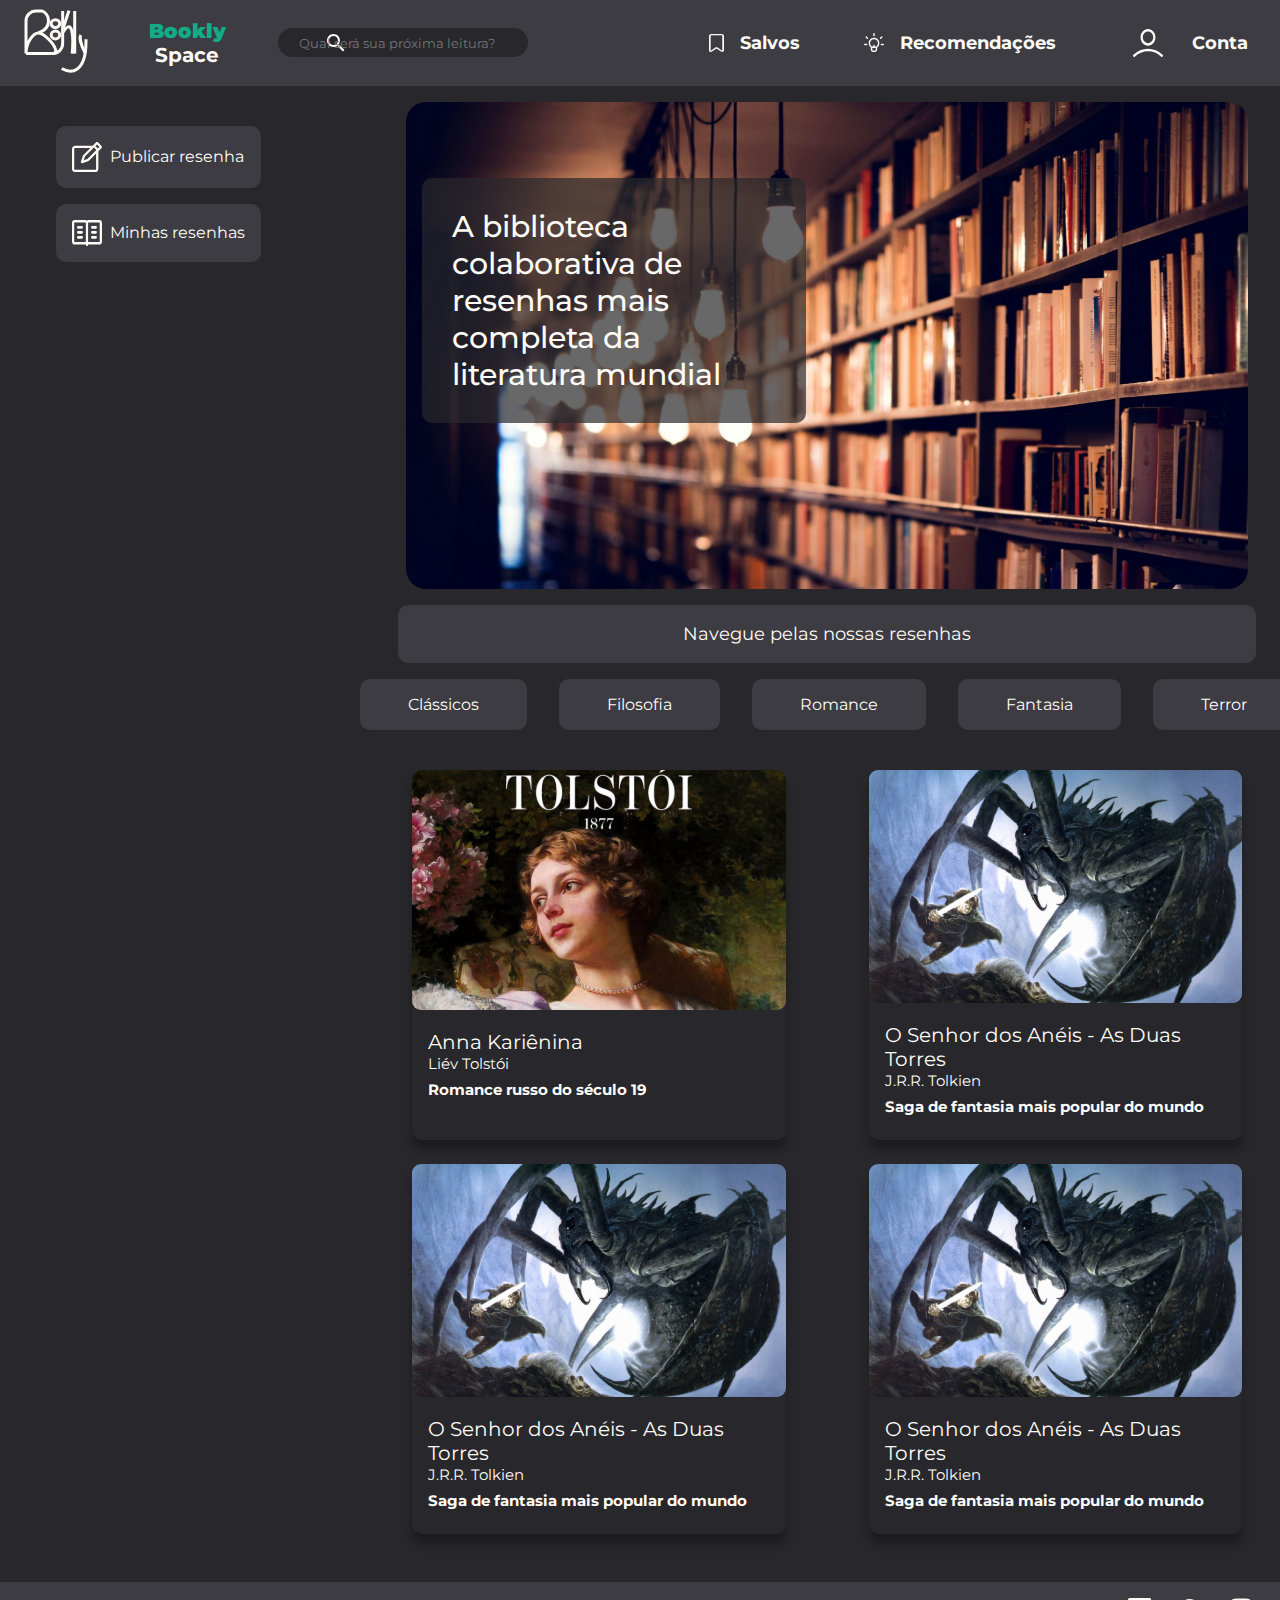
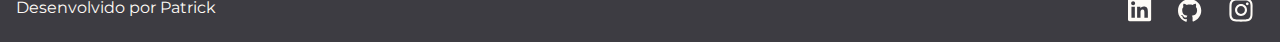
<file: index.html>
<!DOCTYPE html>
<html lang="pt-br">
<head>
    <meta charset="UTF-8">
    <meta http-equiv="X-UA-Compatible" content="IE=edge">
    <meta name="viewport" content="width=device-width, initial-scale=1.0">
    <link rel="preconnect" href="https://fonts.googleapis.com">
    <link rel="preconnect" href="https://fonts.gstatic.com" crossorigin>
    <link href="https://fonts.googleapis.com/css2?family=Montserrat:wght@400;500;700&display=swap" rel="stylesheet">
    <link rel="stylesheet" href="styles.css">
    <title>Bookly Space</title>
</head>
<body>
    
    <header class="cabecalho">
        <div class="container">
            <input type="checkbox" id="menu" class="container__botao">
            <label for="menu" class="container__rotulo">
                <span class="cabecalho__menu-categorias container__imagem"></span> 
            </label>
            <ul class="lista-menu">
                <li class="lista-menu__titulo">Categorias</li>
                <li class="lista-menu__item"><a href="#" class="lista-menu__link">Clássicos</a></li>
                <li class="lista-menu__item"><a href="#" class="lista-menu__link">Filosofia</a></li>
                <li class="lista-menu__item"><a href="#" class="lista-menu__link">Biografias</a></li>
                <li class="lista-menu__item"><a href="#" class="lista-menu__link">Fantasia</a></li>
                <li class="lista-menu__item"><a href="#" class="lista-menu__link">Romance</a></li>
                <li class="lista-menu__item"><a href="#" class="lista-menu__link">Terror</a></li>
            </ul>
            <a href="#" class="container__logo">
                <img src="img/Logo.svg" class="container__logo-imagem">
            </a>
        </div>

        <div class="container__desktop">
            <a href="index.html" class="container__logo">
                <img src="img/Logo.svg" class="container__logo-imagem">
            </a>
            <p class="identidade__texto__header"><strong class="identidade__destaque__header">Bookly</strong> Space</p>
            <input type="search" placeholder="Qual será sua próxima leitura?" class="banner__pesquisa__desktop">
        </div>
        

        <div class="opcoes">

            <a href="#" class="opcoes__link__desktop">
                <img src="img/Salvos.svg" class="opcoes__icone">
                <p class="opcoes__link__texto">Salvos</p>
            </a>
            <a href="#" class="opcoes__link__desktop">
                <img src="img/Recomendacoes.svg" class="opcoes__icone">
                <p class="opcoes__link__texto">Recomendações</p>
            <a href="#" class="opcoes__link">

                <img src="img/Nova.svg" class="opcoes__icone">
            </a>
            <a href="#" class="opcoes__link">
                <img src="img/Minhas.svg" class="opcoes__icone">
            </a>

            <input type="checkbox" id="conta" class="opcoes__conta">
            <label for="conta" class="opcoes__rotulo">
                <span class="cabecalho__conta-categorias opcoes__imagem"></span> 
                <p class="opcoes__link__texto">Conta</p>
            </label>
            
            <ul class="opcoes-menu">
                <li class="opcoes-menu__titulo">Conta</li>
                <li class="opcoes-menu__item"><a href="perfil.html" class="opcoes-menu__link"><img src="img/Perfil-lista.svg" class="opcoes-menu__icone"> Meu perfil</a></li>
                <li class="opcoes-menu__item"><a href="#" class="opcoes-menu__link"><img src="img/Favs.svg" class="opcoes-menu__icone">Favoritos</a></li>
                <li class="opcoes-menu__item mobile"><a href="#" class="opcoes-menu__link"><img src="img/Recomendacoes.svg" class="opcoes-menu__icone">Recomendações</a></li>
                <li class="opcoes-menu__item"><a href="configs.html" class="opcoes-menu__link"><img src="img/Config.svg" class="opcoes-menu__icone">Configurações</a></li>
                <li class="opcoes-menu__item mobile"><a href="#" class="opcoes-menu__link"><img src="img/Salvos.svg" class="opcoes-menu__icone">Salvos</a></li>
                <li class="opcoes-menu__item"><a href="login.html" class="opcoes-menu__link"><img src="img/Sair.svg" class="opcoes-menu__icone">Sair</a></li>
            </ul>
        </div>
    </header>

    <div class="total">
        <section class="pagina">

            <div class="lado-esquerdo">
    
                <a href="#" class="lado-esquerdo__item">
                    <img src="img/Nova.svg">
                    <p>Publicar resenha</p>
                </a>
    
                <a href="#" class="lado-esquerdo__item">
                    <img src="img/Minhas.svg">
                    <p>Minhas resenhas</p>
                </a>
                
            </div>
        
            <div class="lado-direito">
                <section class="banner">
                    <h1 class="banner__titulo">A biblioteca colaborativa de resenhas mais completa da literatura mundial</h1>
                    <input type="search" placeholder="Qual será sua próxima leitura?" class="banner__pesquisa">
                </section>
            
                <section class="conteudo">
                    <h2 class="conteudo__titulo">Navegue pelas nossas resenhas</h2>
                    <ul class="conteudo__categorias">
                        <li class="conteudo__categorias-item"><a class="conteudo__categorias-link" href="#">Clássicos</a></li>
                        <li class="conteudo__categorias-item"><a class="conteudo__categorias-link" href="#">Filosofia</a></li>
                        <li class="conteudo__categorias-item"><a class="conteudo__categorias-link" href="#">Romance</a></li>
                        <li class="conteudo__categorias-item"><a class="conteudo__categorias-link" href="#">Fantasia</a></li>
                        <li class="conteudo__categorias-item"><a class="conteudo__categorias-link" href="#">Terror</a></li>
                    </ul>
    
                    <ul class="conteudo__resenhas">
                        <li class="conteudo__resenhas-item">
                            <a href = "resenha.html" class="conteudo__resenhas-post">
                                <img class="conteudo__resenhas-img" src="img/anna.svg">
                                <div class="conteudo__texto">
                                    <p class="conteudo__resenhas-titulo">Anna Kariênina</p>
                                    <p class="conteudo__resenhas-autor">Liév Tolstói</p>
                                    <p class="conteudo__resenhas-descricao">Romance russo do século 19</p>
                                </div>  
                            </a>
                        </li>
                        <li class="conteudo__resenhas-item">
                            <a href = "resenha.html" class="conteudo__resenhas-post">
                                <img class="conteudo__resenhas-img" src="img/sam.svg">
                                <div class="conteudo__texto">
                                    <p class="conteudo__resenhas-titulo">O Senhor dos Anéis - As Duas Torres</p>
                                    <p class="conteudo__resenhas-autor">J.R.R. Tolkien</p>
                                    <p class="conteudo__resenhas-descricao">Saga de fantasia mais popular do mundo</p>
                                </div>
                            </a>
                        </li>
                        <li class="conteudo__resenhas-item">
                            <a href = "resenha.html" class="conteudo__resenhas-post">
                                <img class="conteudo__resenhas-img" src="img/sam.svg">
                                <div class="conteudo__texto">
                                    <p class="conteudo__resenhas-titulo">O Senhor dos Anéis - As Duas Torres</p>
                                    <p class="conteudo__resenhas-autor">J.R.R. Tolkien</p>
                                    <p class="conteudo__resenhas-descricao">Saga de fantasia mais popular do mundo</p>
                                </div>
                            </a>
                        </li>
                        <li class="conteudo__resenhas-item">
                            <a href = "resenha.html" class="conteudo__resenhas-post">
                                <img class="conteudo__resenhas-img" src="img/sam.svg">
                                <div class="conteudo__texto">
                                    <p class="conteudo__resenhas-titulo">O Senhor dos Anéis - As Duas Torres</p>
                                    <p class="conteudo__resenhas-autor">J.R.R. Tolkien</p>
                                    <p class="conteudo__resenhas-descricao">Saga de fantasia mais popular do mundo</p>
                                </div>
                            </a>
                        </li>
                    </ul>
                </section>
            </div>
        </section>
    </div>
    
    
    </div>
    
    <footer class="rodape">
        <p class="rodape__texto">Desenvolvido por Patrick</p>
        <div class="rodape__icones">
            <a href="https://www.linkedin.com/in/patrick-barroso-a1a094195/" class="rodape__link" target="_blank" ><img src="img/linkedin.svg"></a>
            <a href="https://github.com/patrickpbarroso" class="rodape__link" target="_blank" ><img src="img/github.svg"></a>
            <a href="https://www.instagram.com/patrick.barroso/" class="rodape__link" target="_blank" ><img src="img/instagram.svg"></a>
        </div>
    </footer>

</body>
</html>
</file>
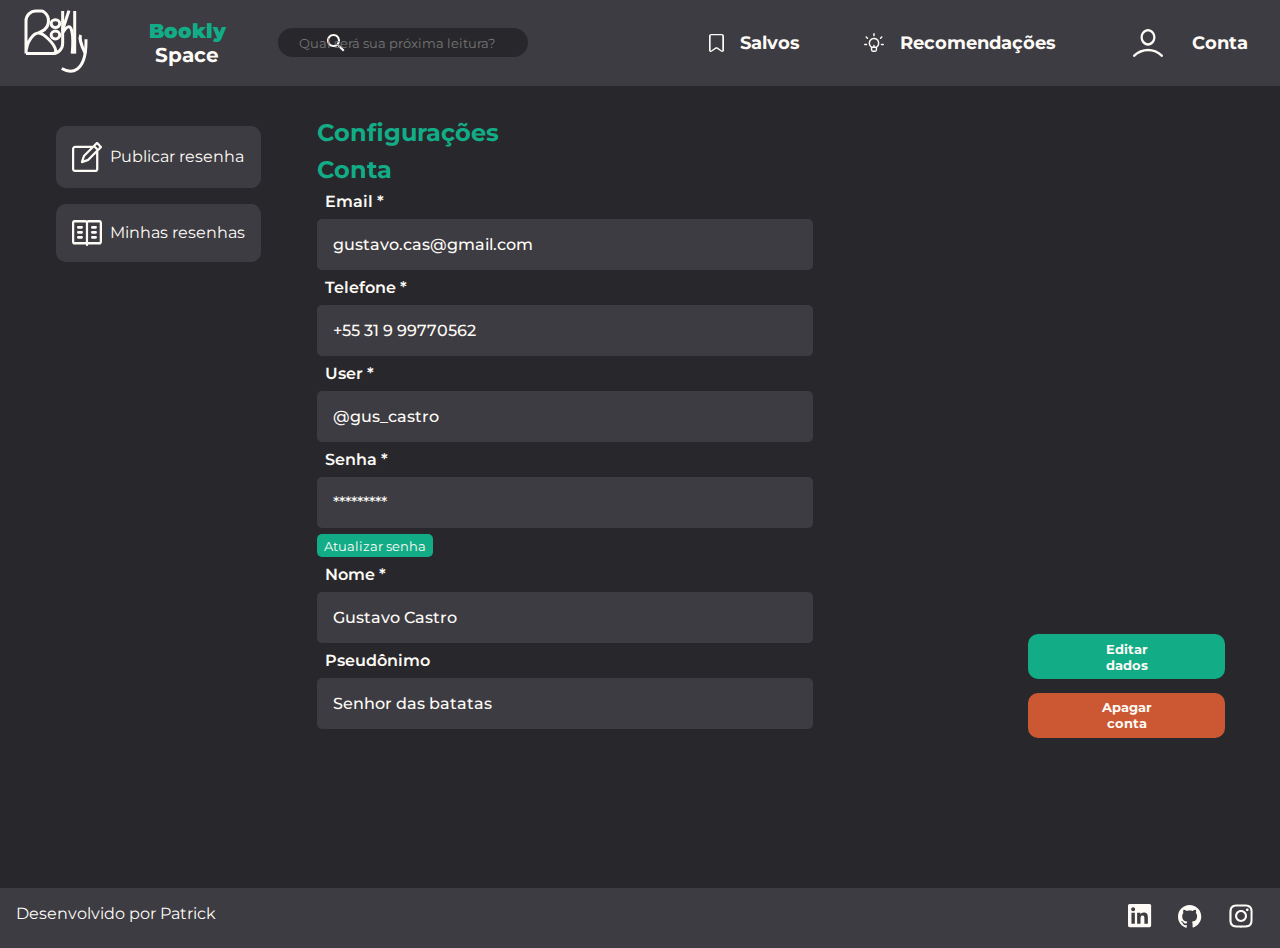
<file: configs.html>
<!DOCTYPE html>
<html lang="pt-br">
<head>
    <meta charset="UTF-8">
    <meta http-equiv="X-UA-Compatible" content="IE=edge">
    <meta name="viewport" content="width=device-width, initial-scale=1.0">
    <link rel="preconnect" href="https://fonts.googleapis.com">
    <link rel="preconnect" href="https://fonts.gstatic.com" crossorigin>
    <link href="https://fonts.googleapis.com/css2?family=Montserrat:wght@400;500;700&display=swap" rel="stylesheet">
    <link rel="stylesheet" href="styles.css">
    <title>Bookly Space</title>
</head>
<body>
    
    <header class="cabecalho">
        <div class="container">
            <input type="checkbox" id="menu" class="container__botao">
            <label for="menu" class="container__rotulo">
                <span class="cabecalho__menu-categorias container__imagem"></span> 
            </label>
            <ul class="lista-menu">
                <li class="lista-menu__titulo">Categorias</li>
                <li class="lista-menu__item"><a href="#" class="lista-menu__link">Clássicos</a></li>
                <li class="lista-menu__item"><a href="#" class="lista-menu__link">Filosofia</a></li>
                <li class="lista-menu__item"><a href="#" class="lista-menu__link">Biografias</a></li>
                <li class="lista-menu__item"><a href="#" class="lista-menu__link">Fantasia</a></li>
                <li class="lista-menu__item"><a href="#" class="lista-menu__link">Romance</a></li>
                <li class="lista-menu__item"><a href="#" class="lista-menu__link">Terror</a></li>
            </ul>
            <a href="index.html" class="container__logo">
                <img src="img/Logo.svg" class="container__logo-imagem">
            </a>
        </div>

        <div class="container__desktop">
            <a href="index.html" class="container__logo">
                <img src="img/Logo.svg" class="container__logo-imagem">
            </a>
            <p class="identidade__texto__header"><strong class="identidade__destaque__header">Bookly</strong> Space</p>
            <input type="search" placeholder="Qual será sua próxima leitura?" class="banner__pesquisa__desktop">
        </div>
        

        <div class="opcoes">

            <a href="#" class="opcoes__link__desktop">
                <img src="img/Salvos.svg" class="opcoes__icone">
                <p class="opcoes__link__texto">Salvos</p>
            </a>
            <a href="#" class="opcoes__link__desktop">
                <img src="img/Recomendacoes.svg" class="opcoes__icone">
                <p class="opcoes__link__texto">Recomendações</p>
            <a href="#" class="opcoes__link">

                <img src="img/Nova.svg" class="opcoes__icone">
            </a>
            <a href="#" class="opcoes__link">
                <img src="img/Minhas.svg" class="opcoes__icone">
            </a>

            <input type="checkbox" id="conta" class="opcoes__conta">
            <label for="conta" class="opcoes__rotulo">
                <span class="cabecalho__conta-categorias opcoes__imagem"></span> 
                <p class="opcoes__link__texto">Conta</p>
            </label>
            
            <ul class="opcoes-menu">
                <li class="opcoes-menu__titulo">Conta</li>
                <li class="opcoes-menu__item"><a href="perfil.html" class="opcoes-menu__link"><img src="img/Perfil-lista.svg" class="opcoes-menu__icone"> Meu perfil</a></li>
                <li class="opcoes-menu__item"><a href="#" class="opcoes-menu__link"><img src="img/Favs.svg" class="opcoes-menu__icone">Favoritos</a></li>
                <li class="opcoes-menu__item mobile"><a href="#" class="opcoes-menu__link"><img src="img/Recomendacoes.svg" class="opcoes-menu__icone">Recomendações</a></li>
                <li class="opcoes-menu__item"><a href="configs.html" class="opcoes-menu__link"><img src="img/Config.svg" class="opcoes-menu__icone">Configurações</a></li>
                <li class="opcoes-menu__item mobile"><a href="#" class="opcoes-menu__link"><img src="img/Salvos.svg" class="opcoes-menu__icone">Salvos</a></li>
                <li class="opcoes-menu__item"><a href="login.html" class="opcoes-menu__link"><img src="img/Sair.svg" class="opcoes-menu__icone">Sair</a></li>
            </ul>
        </div>
    </header>

    <div class="total">
        <section class="pagina-config">

            <div class="lado-esquerdo">
    
                <a href="#" class="lado-esquerdo__item">
                    <img src="img/Nova.svg">
                    <p>Publicar resenha</p>
                </a>
    
                <a href="#" class="lado-esquerdo__item">
                    <img src="img/Minhas.svg">
                    <p>Minhas resenhas</p>
                </a>
                
            </div>
        
            <div class="config">
                <div class="config__titulo">
                    <h2>Configurações</h2>
                </div>
                <div class="config__titulo-desktop">
                    <h2>Configurações</h2>
                </div>
                <div class="config__campos">
                    <div>
                    <h2 class="campos__titulo">Conta</h2>
                        <p class="configs__campo">Email *</p>
                        <p class="configs__campo-dado">
                            gustavo.cas@gmail.com
                        </p>
            
                        <p class="configs__campo">Telefone *</p>
                        <p class="configs__campo-dado">
                            +55 31 9 99770562
                        </p>
            
                        <p class="configs__campo">User *</p>
                        <p class="configs__campo-dado">
                            @gus_castro
                        </p>

                        <p class="configs__campo">Senha *</p>
                        <p class="configs__campo-dado">
                            *********
                        </p>
                        <button type="button" class="alterar__senha">Atualizar senha</button>
            
                        <p class="configs__campo">Nome *</p>
                        <p class="configs__campo-dado">
                            Gustavo Castro
                        </p>
            
                        <p class="configs__campo">Pseudônimo</p>
                        <p class="configs__campo-dado">
                            Senhor das batatas
                        </p>
                    </div>
                    <div class="config__botoes-desktop">
                        <button class="config__editar">Editar dados</button>
                        <button class="config__apagar">Apagar conta</button>
                    </div>
                </div>
                
                    <div class="config__botoes">
                        <button class="config__editar">Editar dados</button>
                        <button class="config__apagar">Apagar conta</button>
                    </div>
        
                </div>
        </section>
    </div>

    
    


    <footer class="rodape">
        <p class="rodape__texto">Desenvolvido por Patrick</p>
        <div class="rodape__icones">
            <a href="https://www.linkedin.com/in/patrick-barroso-a1a094195/" class="rodape__link" target="_blank" ><img src="img/linkedin.svg"></a>
            <a href="https://github.com/patrickpbarroso" class="rodape__link" target="_blank" ><img src="img/github.svg"></a>
            <a href="https://www.instagram.com/patrick.barroso/" class="rodape__link" target="_blank" ><img src="img/instagram.svg"></a>
        </div>
    </footer>

</body>
</html>
</file>
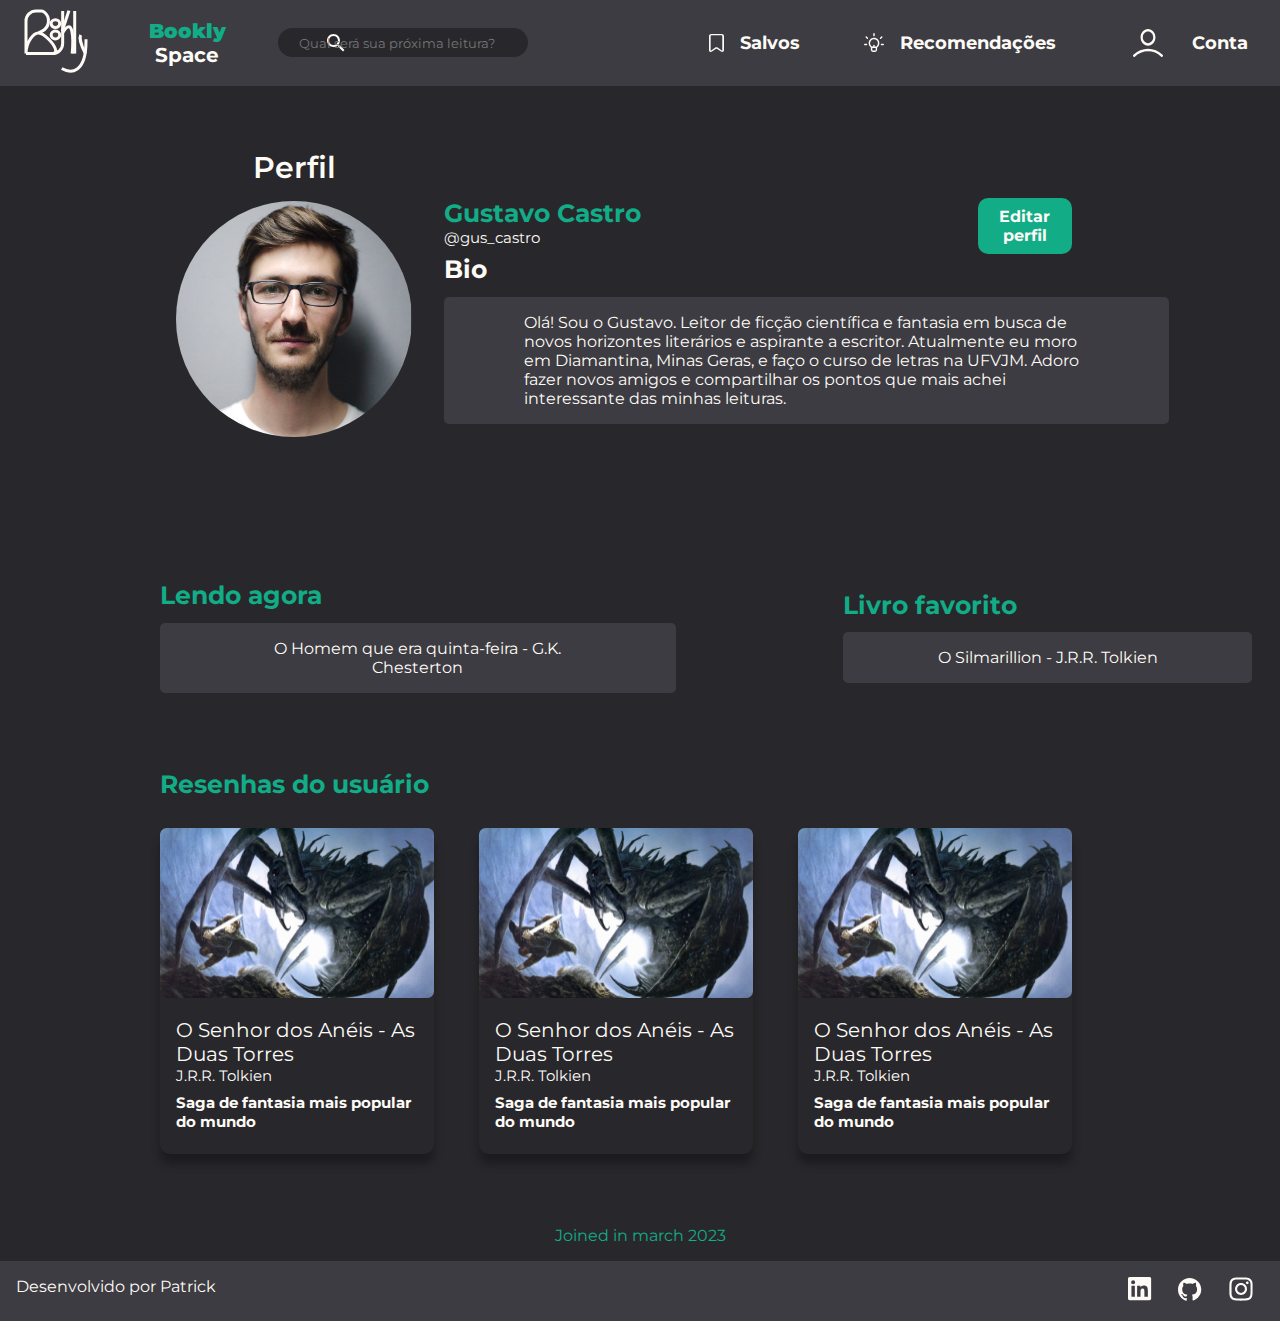
<file: perfil.html>
<!DOCTYPE html>
<html lang="pt-br">
<head>
    <meta charset="UTF-8">
    <meta http-equiv="X-UA-Compatible" content="IE=edge">
    <meta name="viewport" content="width=device-width, initial-scale=1.0">
    <link rel="preconnect" href="https://fonts.googleapis.com">
    <link rel="preconnect" href="https://fonts.gstatic.com" crossorigin>
    <link href="https://fonts.googleapis.com/css2?family=Montserrat:wght@400;500;700&display=swap" rel="stylesheet">
    <link rel="stylesheet" href="styles.css">
    <title>Bookly Space</title>
</head>
<body>
    
    <header class="cabecalho">
        <div class="container">
            <input type="checkbox" id="menu" class="container__botao">
            <label for="menu" class="container__rotulo">
                <span class="cabecalho__menu-categorias container__imagem"></span> 
            </label>
            <ul class="lista-menu">
                <li class="lista-menu__titulo">Categorias</li>
                <li class="lista-menu__item"><a href="#" class="lista-menu__link">Clássicos</a></li>
                <li class="lista-menu__item"><a href="#" class="lista-menu__link">Filosofia</a></li>
                <li class="lista-menu__item"><a href="#" class="lista-menu__link">Biografias</a></li>
                <li class="lista-menu__item"><a href="#" class="lista-menu__link">Fantasia</a></li>
                <li class="lista-menu__item"><a href="#" class="lista-menu__link">Romance</a></li>
                <li class="lista-menu__item"><a href="#" class="lista-menu__link">Terror</a></li>
            </ul>
            <a href="index.html" class="container__logo">
                <img src="img/Logo.svg" class="container__logo-imagem">
            </a>
        </div>

        <div class="container__desktop">
            <a href="index.html" class="container__logo">
                <img src="img/Logo.svg" class="container__logo-imagem">
            </a>
            <p class="identidade__texto__header"><strong class="identidade__destaque__header">Bookly</strong> Space</p>
            <input type="search" placeholder="Qual será sua próxima leitura?" class="banner__pesquisa__desktop">
        </div>
        

        <div class="opcoes">

            <a href="#" class="opcoes__link__desktop">
                <img src="img/Salvos.svg" class="opcoes__icone">
                <p class="opcoes__link__texto">Salvos</p>
            </a>
            <a href="#" class="opcoes__link__desktop">
                <img src="img/Recomendacoes.svg" class="opcoes__icone">
                <p class="opcoes__link__texto">Recomendações</p>
            <a href="#" class="opcoes__link">

                <img src="img/Nova.svg" class="opcoes__icone">
            </a>
            <a href="#" class="opcoes__link">
                <img src="img/Minhas.svg" class="opcoes__icone">
            </a>

            <input type="checkbox" id="conta" class="opcoes__conta">
            <label for="conta" class="opcoes__rotulo">
                <span class="cabecalho__conta-categorias opcoes__imagem"></span> 
                <p class="opcoes__link__texto">Conta</p>
            </label>
            
            <ul class="opcoes-menu">
                <li class="opcoes-menu__titulo">Conta</li>
                <li class="opcoes-menu__item"><a href="perfil.html" class="opcoes-menu__link"><img src="img/Perfil-lista.svg" class="opcoes-menu__icone"> Meu perfil</a></li>
                <li class="opcoes-menu__item"><a href="#" class="opcoes-menu__link"><img src="img/Favs.svg" class="opcoes-menu__icone">Favoritos</a></li>
                <li class="opcoes-menu__item mobile"><a href="#" class="opcoes-menu__link"><img src="img/Recomendacoes.svg" class="opcoes-menu__icone">Recomendações</a></li>
                <li class="opcoes-menu__item"><a href="configs.html" class="opcoes-menu__link"><img src="img/Config.svg" class="opcoes-menu__icone">Configurações</a></li>
                <li class="opcoes-menu__item mobile"><a href="#" class="opcoes-menu__link"><img src="img/Salvos.svg" class="opcoes-menu__icone">Salvos</a></li>
                <li class="opcoes-menu__item"><a href="login.html" class="opcoes-menu__link"><img src="img/Sair.svg" class="opcoes-menu__icone">Sair</a></li>
            </ul>
        </div>
    </header>

    <section class="perfil__lendo">
        <!-- Perfil para dispositivos mobile -->
        <div class="perfil__info">
            <div class="perfil__info-dados">
                <h2 class="perfil__nome">Gustavo Castro</h2>
                <p class="perfil__username">@gus_castro</p>
                <img class="perfil__img" src="img/foto_perfil.svg">
                <h2 class="perfil__titulo">Sobre mim</h2>
                    <p class="perfil__bio">Olá! Sou o Gustavo. Leitor de ficção científica e fantasia em busca de novos horizontes literários e aspirante a escritor.
                        Atualmente eu moro em Diamantina, Minas Geras, e faço o curso de letras na UFVJM. Adoro fazer novos amigos e compartilhar os pontos que mais 
                        achei interessante das minhas leituras.  </p>
            </div>
        <!-- Perfil para dispositivos desktop -->
        <div class="perfil__desktop">
            <div class="perfil__img-desktop">
                <p class="perfil__title-desktop">Perfil</p>
                <img src="img/foto_perfil.svg">
            </div>
            <div class="perfil__info-bio">
                <div class="user-name">
                    <div>
                        <h2 class="perfil__nome">Gustavo Castro</h2>
                        <p class="perfil__username">@gus_castro</p>
                    </div>
                    <button type="button" class="botao__editar-perfil">Editar perfil</button>
                    
                </div>
                <p class="perfil__destaque">Bio</p>
                <p class="perfil__bio">Olá! Sou o Gustavo. Leitor de ficção científica e fantasia em busca de novos horizontes literários e aspirante a escritor.
                    Atualmente eu moro em Diamantina, Minas Geras, e faço o curso de letras na UFVJM. Adoro fazer novos amigos e compartilhar os pontos que mais 
                    achei interessante das minhas leituras. </p>
            </div>
        </div>
    </section>

    <section class="perfil__lendo">
        <div class="perfil__lendo-agora">
            <h2 class="perfil__titulo">Lendo agora</h2>
            <p class="perfil__bio">O Homem que era quinta-feira - G.K. Chesterton</p>
        </div>
        <div class="perfil__lendo-favorito">
            <h2 class="perfil__titulo">Livro favorito</h2>
            <p class="perfil__bio">O Silmarillion - J.R.R. Tolkien</p>
        </div>
        <button type="button" class="botao__editar-mobile">Editar perfil</button>
    </section>
    
    <section class="perfil__resenhas">
        <h2 class="perfil__titulo">Resenhas do usuário</h2>
        <ul class="conteudo__resenhas-user">
            <li class="conteudo__resenhas-item">
                <a href = "resenha.html" class="conteudo__resenhas-post">
                    <img class="conteudo__resenhas-img" src="img/sam.svg">
                    <div class="conteudo__texto">
                        <p class="conteudo__resenhas-titulo">O Senhor dos Anéis - As Duas Torres</p>
                        <p class="conteudo__resenhas-autor">J.R.R. Tolkien</p>
                        <p class="conteudo__resenhas-descricao">Saga de fantasia mais popular do mundo</p>
                    </div>
                </a>
            </li>
            <li class="conteudo__resenhas-item">
                <a href = "resenha.html" class="conteudo__resenhas-post">
                    <img class="conteudo__resenhas-img" src="img/sam.svg">
                    <div class="conteudo__texto">
                        <p class="conteudo__resenhas-titulo">O Senhor dos Anéis - As Duas Torres</p>
                        <p class="conteudo__resenhas-autor">J.R.R. Tolkien</p>
                        <p class="conteudo__resenhas-descricao">Saga de fantasia mais popular do mundo</p>
                    </div>
                </a>
            </li>
            <li class="conteudo__resenhas-item">
                <a href = "resenha.html" class="conteudo__resenhas-post">
                    <img class="conteudo__resenhas-img" src="img/sam.svg">
                    <div class="conteudo__texto">
                        <p class="conteudo__resenhas-titulo">O Senhor dos Anéis - As Duas Torres</p>
                        <p class="conteudo__resenhas-autor">J.R.R. Tolkien</p>
                        <p class="conteudo__resenhas-descricao">Saga de fantasia mais popular do mundo</p>
                    </div>
                </a>
            </li>
        </ul>
    </section>
    <p class="perfil__joined">Joined in march 2023</p>


    <footer class="rodape">
        <p class="rodape__texto">Desenvolvido por Patrick</p>
        <div class="rodape__icones">
            <a href="https://www.linkedin.com/in/patrick-barroso-a1a094195/" class="rodape__link" target="_blank" ><img src="img/linkedin.svg"></a>
            <a href="https://github.com/patrickpbarroso" class="rodape__link" target="_blank" ><img src="img/github.svg"></a>
            <a href="https://www.instagram.com/patrick.barroso/" class="rodape__link" target="_blank" ><img src="img/instagram.svg"></a>
        </div>
    </footer>

</body>
</html>
</file>
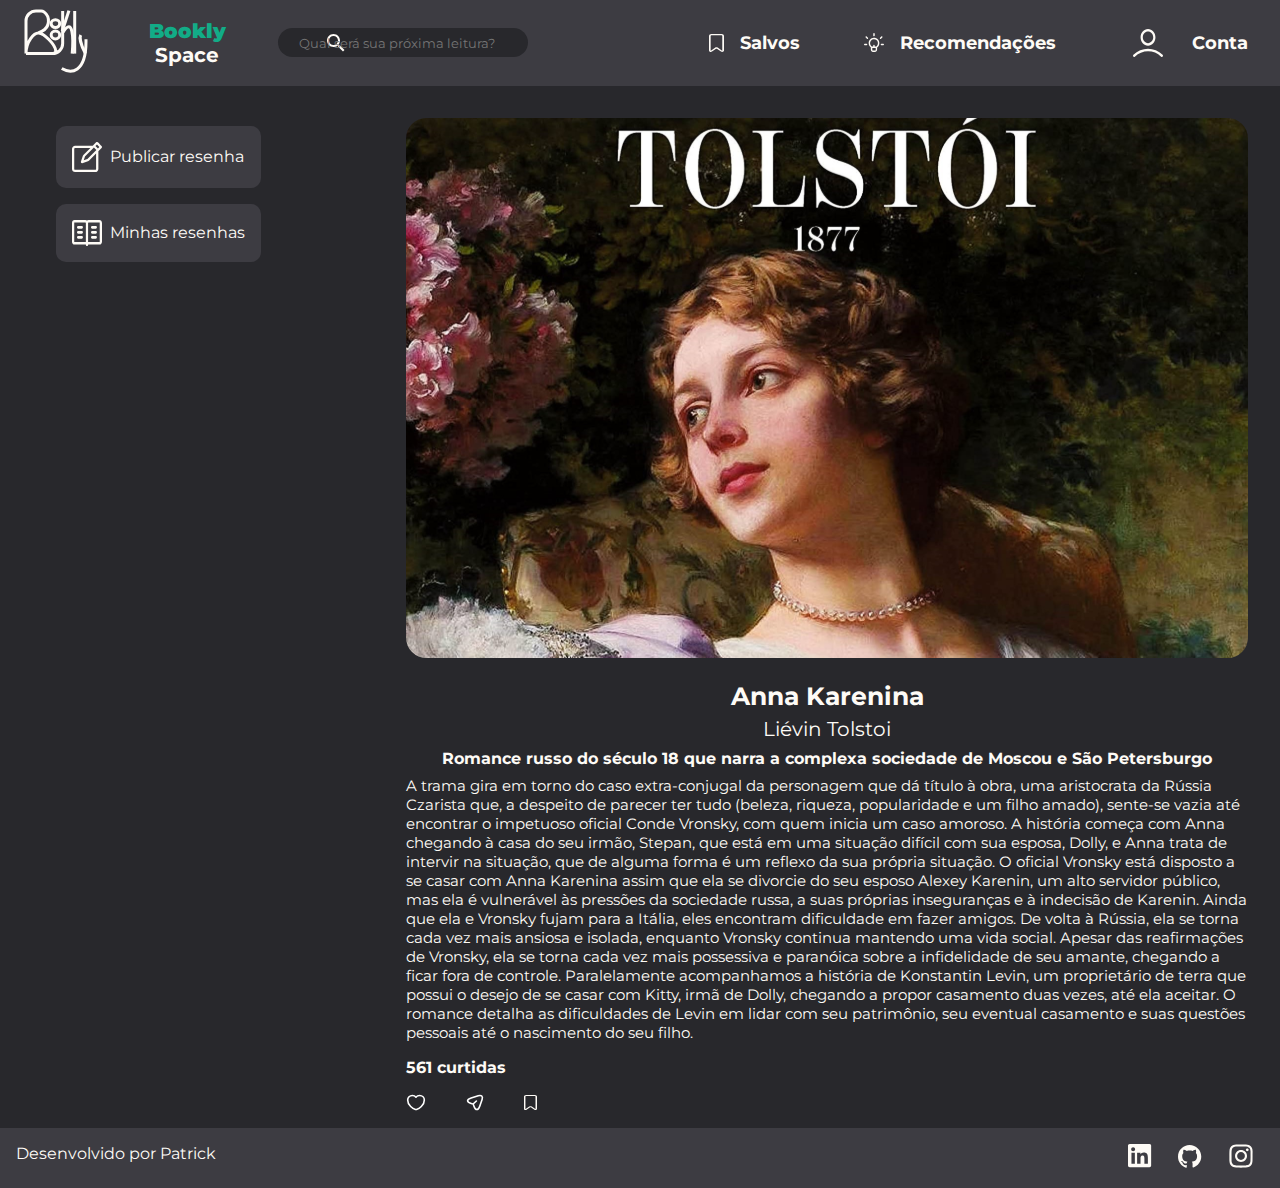
<file: resenha.html>
<!DOCTYPE html>
<html lang="pt-br">
<head>
    <meta charset="UTF-8">
    <meta http-equiv="X-UA-Compatible" content="IE=edge">
    <meta name="viewport" content="width=device-width, initial-scale=1.0">
    <link rel="preconnect" href="https://fonts.googleapis.com">
    <link rel="preconnect" href="https://fonts.gstatic.com" crossorigin>
    <link href="https://fonts.googleapis.com/css2?family=Montserrat:wght@400;500;700&display=swap" rel="stylesheet">
    <link rel="stylesheet" href="styles.css">
    <title>Bookly Space</title>
</head>
<body>
    
    <header class="cabecalho">
        <div class="container">
            <input type="checkbox" id="menu" class="container__botao">
            <label for="menu" class="container__rotulo">
                <span class="cabecalho__menu-categorias container__imagem"></span> 
            </label>
            <ul class="lista-menu">
                <li class="lista-menu__titulo">Categorias</li>
                <li class="lista-menu__item"><a href="#" class="lista-menu__link">Clássicos</a></li>
                <li class="lista-menu__item"><a href="#" class="lista-menu__link">Filosofia</a></li>
                <li class="lista-menu__item"><a href="#" class="lista-menu__link">Biografias</a></li>
                <li class="lista-menu__item"><a href="#" class="lista-menu__link">Fantasia</a></li>
                <li class="lista-menu__item"><a href="#" class="lista-menu__link">Romance</a></li>
                <li class="lista-menu__item"><a href="#" class="lista-menu__link">Terror</a></li>
            </ul>
            <a href="index.html" class="container__logo">
                <img src="img/Logo.svg" class="container__logo-imagem">
            </a>
        </div>

        <div class="container__desktop">
            <a href="index.html" class="container__logo">
                <img src="img/Logo.svg" class="container__logo-imagem">
            </a>
            <p class="identidade__texto__header"><strong class="identidade__destaque__header">Bookly</strong> Space</p>
            <input type="search" placeholder="Qual será sua próxima leitura?" class="banner__pesquisa__desktop">
        </div>
        

        <div class="opcoes">

            <a href="#" class="opcoes__link__desktop">
                <img src="img/Salvos.svg" class="opcoes__icone">
                <p class="opcoes__link__texto">Salvos</p>
            </a>
            <a href="#" class="opcoes__link__desktop">
                <img src="img/Recomendacoes.svg" class="opcoes__icone">
                <p class="opcoes__link__texto">Recomendações</p>
            <a href="#" class="opcoes__link">

                <img src="img/Nova.svg" class="opcoes__icone">
            </a>
            <a href="#" class="opcoes__link">
                <img src="img/Minhas.svg" class="opcoes__icone">
            </a>

            <input type="checkbox" id="conta" class="opcoes__conta">
            <label for="conta" class="opcoes__rotulo">
                <span class="cabecalho__conta-categorias opcoes__imagem"></span> 
                <p class="opcoes__link__texto">Conta</p>
            </label>
            
            <ul class="opcoes-menu">
                <li class="opcoes-menu__titulo">Conta</li>
                <li class="opcoes-menu__item"><a href="perfil.html" class="opcoes-menu__link"><img src="img/Perfil-lista.svg" class="opcoes-menu__icone"> Meu perfil</a></li>
                <li class="opcoes-menu__item"><a href="#" class="opcoes-menu__link"><img src="img/Favs.svg" class="opcoes-menu__icone">Favoritos</a></li>
                <li class="opcoes-menu__item mobile"><a href="#" class="opcoes-menu__link"><img src="img/Recomendacoes.svg" class="opcoes-menu__icone">Recomendações</a></li>
                <li class="opcoes-menu__item"><a href="configs.html" class="opcoes-menu__link"><img src="img/Config.svg" class="opcoes-menu__icone">Configurações</a></li>
                <li class="opcoes-menu__item mobile"><a href="#" class="opcoes-menu__link"><img src="img/Salvos.svg" class="opcoes-menu__icone">Salvos</a></li>
                <li class="opcoes-menu__item"><a href="login.html" class="opcoes-menu__link"><img src="img/Sair.svg" class="opcoes-menu__icone">Sair</a></li>
            </ul>
        </div>
    </header>

    <div class="total">
        <section class="pagina">

            <div class="lado-esquerdo">
    
                <a href="#" class="lado-esquerdo__item">
                    <img src="img/Nova.svg">
                    <p>Publicar resenha</p>
                </a>
    
                <a href="#" class="lado-esquerdo__item">
                    <img src="img/Minhas.svg">
                    <p>Minhas resenhas</p>
                </a>
                
            </div>

            <div class="lado-direito">
                <section class="resenha">
                    <img class="resenha__imagem" src="img/anna.svg">
                    <h1 class="resenha__titulo">Anna Karenina</h1>
                    <p class="resenha__autor">Liévin Tolstoi</p>
                    <p class="resenha__descricao">Romance russo do século 18 que narra a complexa
                        sociedade de Moscou e São Petersburgo</p>
                    <p class="resenha__texto">A trama gira em torno do caso extra-conjugal da personagem que dá título à obra, uma aristocrata da Rússia Czarista que, a despeito de parecer ter 
                        tudo (beleza, riqueza, popularidade e um filho amado), sente-se vazia até encontrar o impetuoso oficial Conde Vronsky, com quem inicia um caso amoroso. A história começa 
                        com Anna chegando à casa do seu irmão, Stepan, que está em uma situação difícil com sua esposa, Dolly, e Anna trata de intervir na situação, que de alguma forma é um reflexo
                         da sua própria situação.
                        O oficial Vronsky está disposto a se casar com Anna Karenina assim que ela se divorcie do seu esposo Alexey Karenin, um alto servidor público, mas ela é vulnerável às pressões 
                        da sociedade russa, a suas próprias inseguranças e à indecisão de Karenin. Ainda que ela e Vronsky fujam para a Itália, eles encontram dificuldade em fazer amigos. De volta à
                         Rússia, ela se torna cada vez mais ansiosa e isolada, enquanto Vronsky continua mantendo uma vida social. Apesar das reafirmações de Vronsky, ela se torna cada vez mais
                          possessiva e paranóica sobre a infidelidade de seu amante, chegando a ficar fora de controle.
                        Paralelamente acompanhamos a história de Konstantin Levin, um proprietário de terra que possui o desejo de se casar com Kitty, irmã de Dolly, chegando a propor casamento duas
                         vezes, até ela aceitar. O romance detalha as dificuldades de Levin em lidar com seu patrimônio, seu eventual casamento e suas questões pessoais até o nascimento do seu filho.</p>
                    
                </section>
                <section class="resenha__dados">
                    <p class="resenha__curtidas">561 curtidas</p>
                    <div class="resenha__dados__botoes">
                        <img class="resenha__botoes" src="img/heart.svg">
                        <img class="resenha__botoes" src="img/send2.svg">
                        <img class="resenha__botoes__salvar" src="img/Salvos.svg">
                    </div>
                </section>
            </div>
            <div class="resenhas__mobile">
                <section class="resenha">
                    <img class="resenha__imagem" src="img/anna.svg">
                    <h1 class="resenha__titulo">Anna Karenina</h1>
                    <p class="resenha__autor">Liévin Tolstoi</p>
                    <p class="resenha__descricao">Romance russo do século 18 que narra a complexa
                        sociedade de Moscou e São Petersburgo</p>
                    <p class="resenha__texto">A trama gira em torno do caso extra-conjugal da personagem que dá título à obra, uma aristocrata da Rússia Czarista que, a despeito de parecer ter 
                        tudo (beleza, riqueza, popularidade e um filho amado), sente-se vazia até encontrar o impetuoso oficial Conde Vronsky, com quem inicia um caso amoroso. A história começa 
                        com Anna chegando à casa do seu irmão, Stepan, que está em uma situação difícil com sua esposa, Dolly, e Anna trata de intervir na situação, que de alguma forma é um reflexo
                         da sua própria situação.
                        O oficial Vronsky está disposto a se casar com Anna Karenina assim que ela se divorcie do seu esposo Alexey Karenin, um alto servidor público, mas ela é vulnerável às pressões 
                        da sociedade russa, a suas próprias inseguranças e à indecisão de Karenin. Ainda que ela e Vronsky fujam para a Itália, eles encontram dificuldade em fazer amigos. De volta à
                         Rússia, ela se torna cada vez mais ansiosa e isolada, enquanto Vronsky continua mantendo uma vida social. Apesar das reafirmações de Vronsky, ela se torna cada vez mais
                          possessiva e paranóica sobre a infidelidade de seu amante, chegando a ficar fora de controle.
                        Paralelamente acompanhamos a história de Konstantin Levin, um proprietário de terra que possui o desejo de se casar com Kitty, irmã de Dolly, chegando a propor casamento duas
                         vezes, até ela aceitar. O romance detalha as dificuldades de Levin em lidar com seu patrimônio, seu eventual casamento e suas questões pessoais até o nascimento do seu filho.</p>
                    
                </section>
                <section class="resenha__dados">
                    <p class="resenha__curtidas">561 curtidas</p>
                    <div class="resenha__dados__botoes">
                        <img class="resenha__botoes" src="img/heart.svg">
                        <img class="resenha__botoes" src="img/send2.svg">
                        <img class="resenha__botoes__salvar" src="img/Salvos.svg">
                    </div>
                </section>
            </div>
            
            
        </div>

    <footer class="rodape">
        <p class="rodape__texto">Desenvolvido por Patrick</p>
        <div class="rodape__icones">
            <a href="https://www.linkedin.com/in/patrick-barroso-a1a094195/" class="rodape__link" target="_blank" ><img src="img/linkedin.svg"></a>
            <a href="https://github.com/patrickpbarroso" class="rodape__link" target="_blank" ><img src="img/github.svg"></a>
            <a href="https://www.instagram.com/patrick.barroso/" class="rodape__link" target="_blank" ><img src="img/instagram.svg"></a>
        </div>
    </footer>

</body>
</html>
</file>
<file: styles.css>
@import url("styles/header.css");
@import url("styles/banner.css");
@import url("styles/conteudo.css");
@import url("styles/rodape.css");
@import url("styles/perfil.css");
@import url("styles/configs.css");
@import url("styles/login-cadastro.css");
@import url("styles/resenha.css");

:root {
    --fundo-escuro: #28282C;
    --fundo-claro: #3D3C42;
    --cor-comum: #FEFBF6;
    --cor-destaque: #12AC87;
    --cor-alerta: #CC5833;
    --fonte-texto: 'Montserrat', sans-serif;
}

* {
    margin: 0;
    padding: 0
}

body {
    background-color: var(--fundo-escuro);
    color: var(--cor-comum);
    font-size: 16px;
    font-weight: 400px;
    font-family: var(--fonte-texto)
}
</file>
